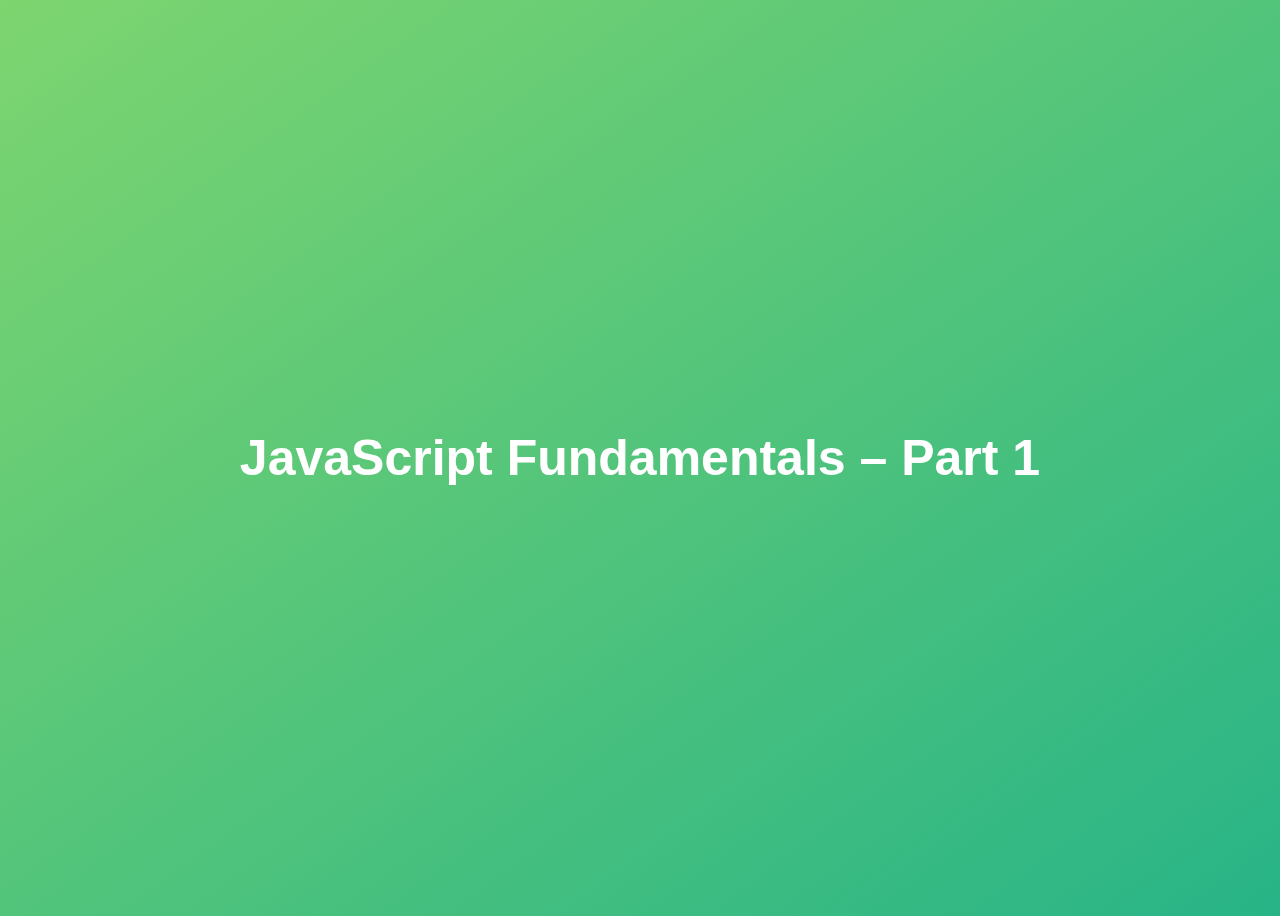
<file: index.html>
<!DOCTYPE html>
<html lang="en">
  <head>
    <meta charset="UTF-8" />
    <meta name="viewport" content="width=device-width, initial-scale=1.0" />
    <meta http-equiv="X-UA-Compatible" content="ie=edge" />
    <title>JavaScript Fundamentals – Part 1</title>
    <style>
      body {
        height: 100vh;
        display: flex;
        align-items: center;
        background: linear-gradient(to top left, #28b487, #7dd56f);
      }
      h1 {
        font-family: sans-serif;
        font-size: 50px;
        line-height: 1.3;
        width: 100%;
        padding: 30px;
        text-align: center;
        color: white;
      }
    </style>

  </head>
  <body>
    <h1>JavaScript Fundamentals – Part 1</h1>

    <script src="script.js"></script>
  </body>
</html>
</file>
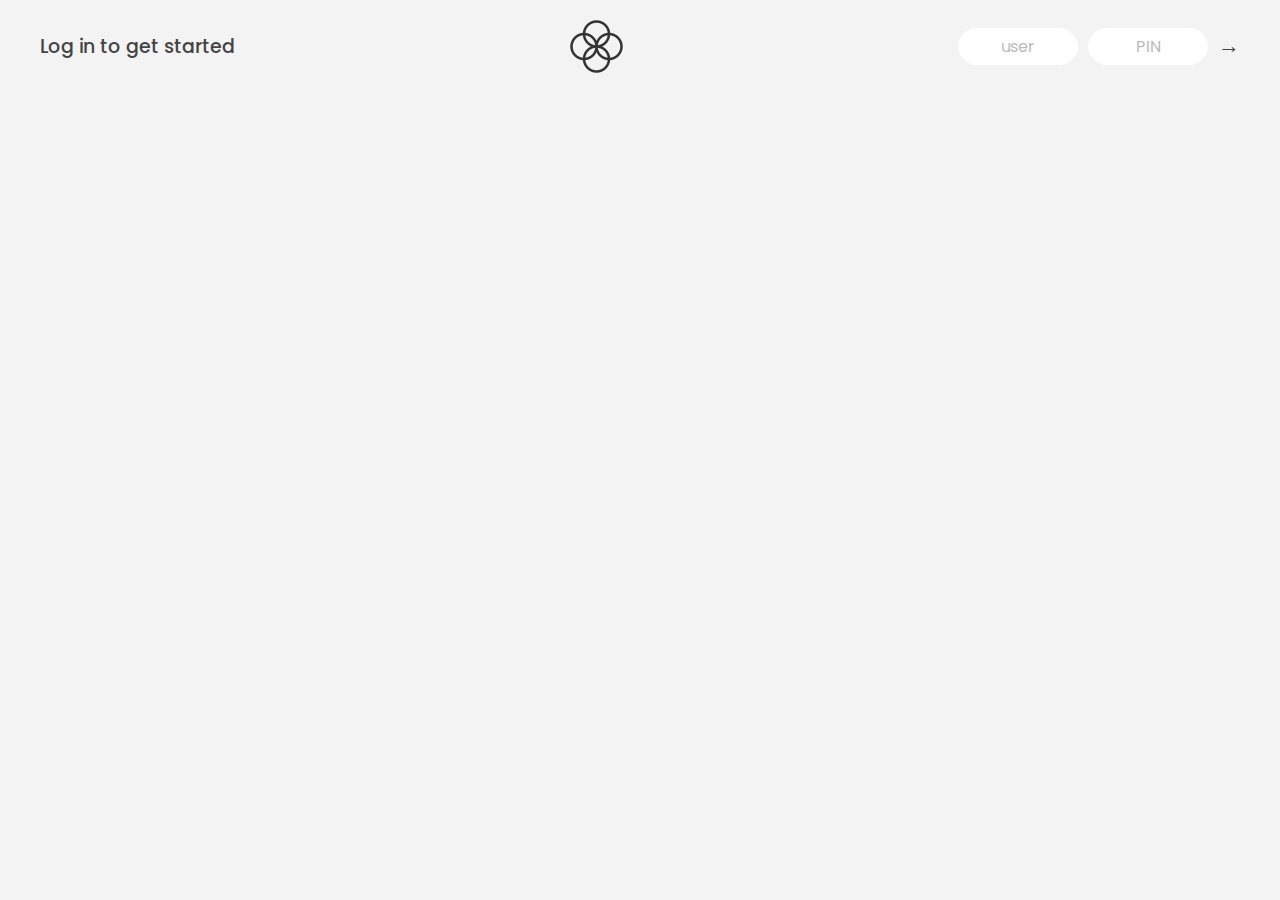
<file: Bankist_App/index.html>
<!DOCTYPE html>
<html lang="en">
  <head>
    <meta charset="UTF-8" />
    <meta name="viewport" content="width=device-width, initial-scale=1.0" />
    <meta http-equiv="X-UA-Compatible" content="ie=edge" />
    <link rel="shortcut icon" type="image/png" href="/icon.png" />

    <link
      href="https://fonts.googleapis.com/css?family=Poppins:400,500,600&display=swap"
      rel="stylesheet"
    />

    <link rel="stylesheet" href="style.css" />
    <title>Bankist</title>
  </head>
  <body>
    <!-- TOP NAVIGATION -->
    <nav>
      <p class="welcome">Log in to get started</p>
      <img src="logo.png" alt="Logo" class="logo" />
      <form class="login">
        <input
          type="text"
          placeholder="user"
          class="login__input login__input--user"
        />
        <!-- In practice, use type="password" -->
        <input
          type="text"
          placeholder="PIN"
          maxlength="4"
          class="login__input login__input--pin"
        />
        <button class="login__btn">&rarr;</button>
      </form>
    </nav>

    <main class="app">
      <!-- BALANCE -->
      <div class="balance">
        <div>
          <p class="balance__label">Current balance</p>
          <p class="balance__date">
            As of <span class="date">05/03/2037</span>
          </p>
        </div>
        <p class="balance__value">0000€</p>
      </div>

      <!-- MOVEMENTS -->
      <div class="movements">
        <div class="movements__row">
          <div class="movements__type movements__type--deposit">2 deposit</div>
          <div class="movements__date">3 days ago</div>
          <div class="movements__value">4 000€</div>
        </div>
        <div class="movements__row">
          <div class="movements__type movements__type--withdrawal">
            1 withdrawal
          </div>
          <div class="movements__date">24/01/2037</div>
          <div class="movements__value">-378€</div>
        </div>
      </div>

      <!-- SUMMARY -->
      <div class="summary">
        <p class="summary__label">In</p>
        <p class="summary__value summary__value--in">0000€</p>
        <p class="summary__label">Out</p>
        <p class="summary__value summary__value--out">0000€</p>
        <p class="summary__label">Interest</p>
        <p class="summary__value summary__value--interest">0000€</p>
        <button class="btn--sort">&downarrow; SORT</button>
      </div>

      <!-- OPERATION: TRANSFERS -->
      <div class="operation operation--transfer">
        <h2>Transfer money</h2>
        <form class="form form--transfer">
          <input type="text" class="form__input form__input--to" />
          <input type="number" class="form__input form__input--amount" />
          <button class="form__btn form__btn--transfer">&rarr;</button>
          <label class="form__label">Transfer to</label>
          <label class="form__label">Amount</label>
        </form>
      </div>

      <!-- OPERATION: LOAN -->
      <div class="operation operation--loan">
        <h2>Request loan</h2>
        <form class="form form--loan">
          <input type="number" class="form__input form__input--loan-amount" />
          <button class="form__btn form__btn--loan">&rarr;</button>
          <label class="form__label form__label--loan">Amount</label>
        </form>
      </div>

      <!-- OPERATION: CLOSE -->
      <div class="operation operation--close">
        <h2>Close account</h2>
        <form class="form form--close">
          <input type="text" class="form__input form__input--user" />
          <input
            type="password"
            maxlength="6"
            class="form__input form__input--pin"
          />
          <button class="form__btn form__btn--close">&rarr;</button>
          <label class="form__label">Confirm user</label>
          <label class="form__label">Confirm PIN</label>
        </form>
      </div>

      <!-- LOGOUT TIMER -->
      <p class="logout-timer">
        You will be logged out in <span class="timer">05:00</span>
      </p>
    </main>

    <!-- <footer>
      &copy; by Jonas Schmedtmann. Don't claim as your own :)
    </footer> -->

    <script src="script.js"></script>
  </body>
</html>
</file>
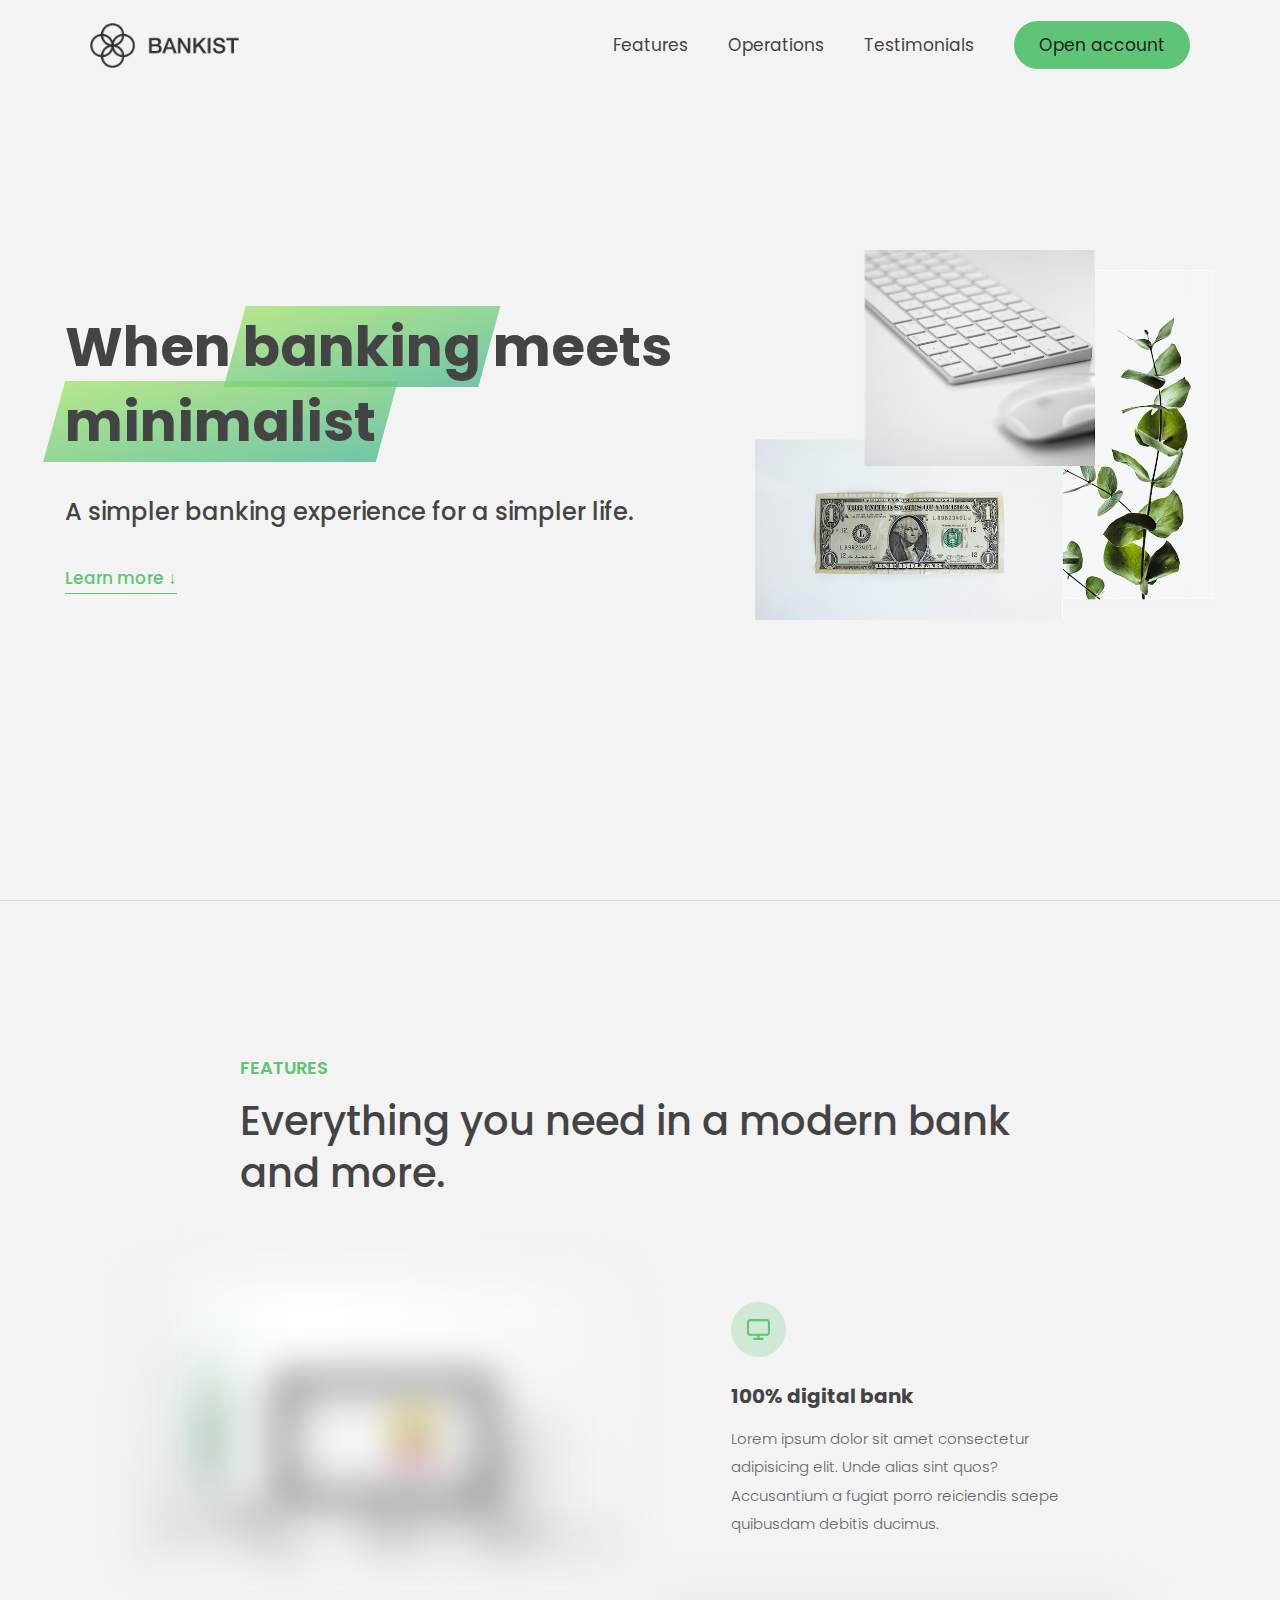
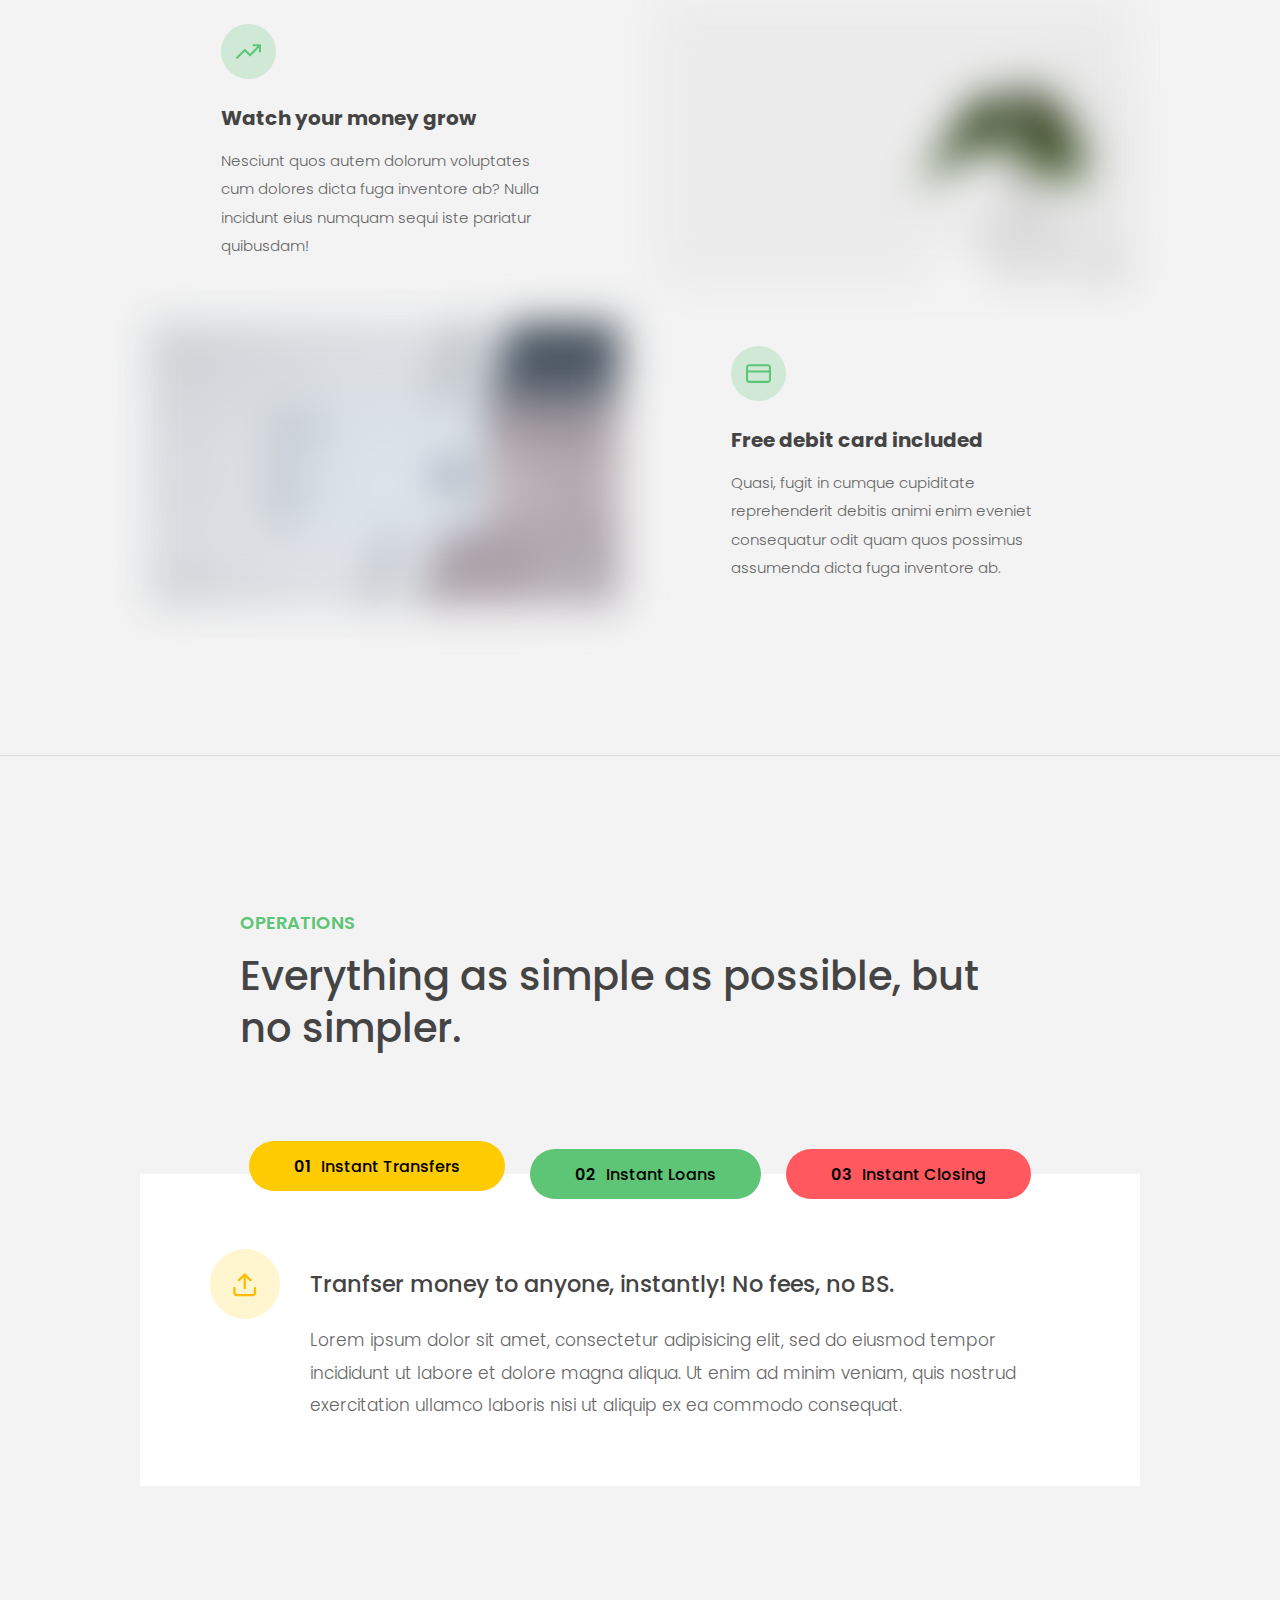
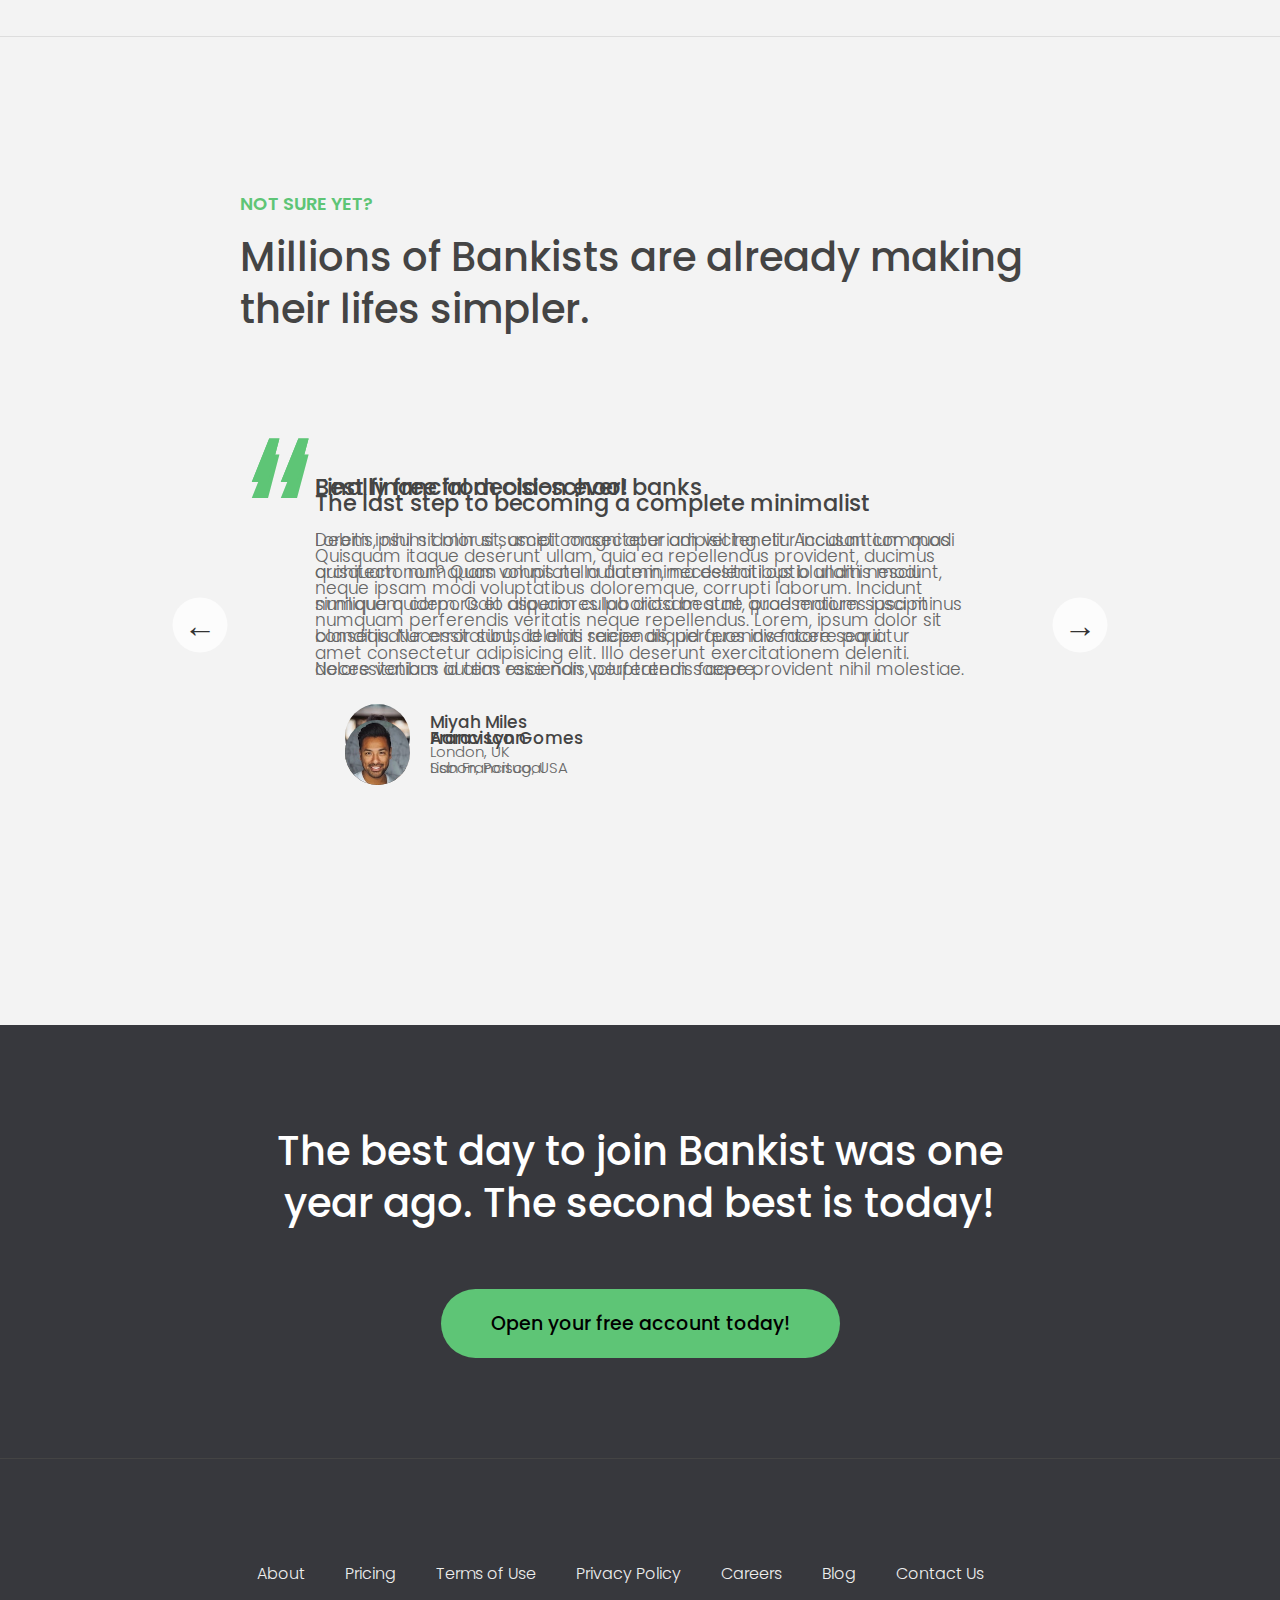
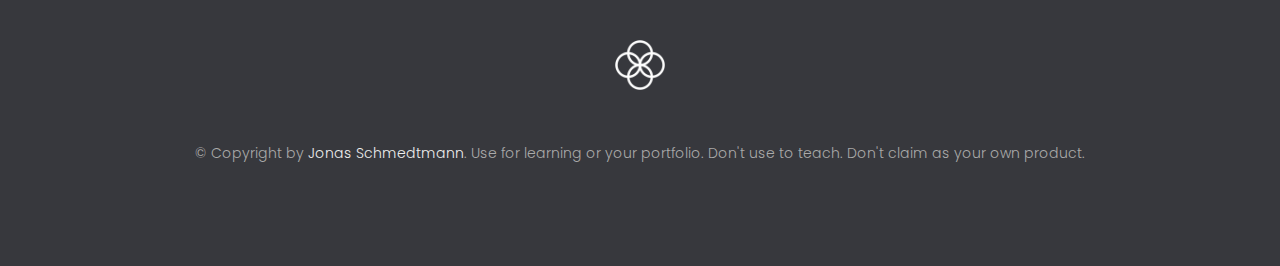
<file: Bankist_Website/index.html>
<!DOCTYPE html>
<html lang="en">

<head>
  <meta charset="UTF-8" />
  <meta name="viewport" content="width=device-width, initial-scale=1.0" />
  <meta http-equiv="X-UA-Compatible" content="ie=edge" />
  <link rel="shortcut icon" type="image/png" href="img/icon.png" />

  <link href="https://fonts.googleapis.com/css?family=Poppins:300,400,500,600&display=swap" rel="stylesheet" />
  <link rel="stylesheet" href="style.css" />
  <title>Bankist | When Banking meets Minimalist</title>
</head>

<body>
  <header class="header">
    <nav class="nav">
      <img src="img/logo.png" alt="Bankist logo" class="nav__logo" id="logo" />
      <ul class="nav__links">
        <li class="nav__item">
          <a class="nav__link" href="#section--1">Features</a>
        </li>
        <li class="nav__item">
          <a class="nav__link" href="#section--2">Operations</a>
        </li>
        <li class="nav__item">
          <a class="nav__link" href="#section--3">Testimonials</a>
        </li>
        <li class="nav__item">
          <a class="nav__link nav__link--btn btn--show-modal" href="#">Open account</a>
        </li>
      </ul>
    </nav>

    <div class="header__title">
      <h1>
        When
        <!-- Green highlight effect -->
        <span class="highlight">banking</span>
        meets<br />
        <span class="highlight">minimalist</span>
      </h1>
      <h4>A simpler banking experience for a simpler life.</h4>
      <button class="btn--text btn--scroll-to">Learn more &DownArrow;</button>
      <img src="img/hero.png" class="header__img" alt="Minimalist bank items" />
    </div>
  </header>

  <section class="section" id="section--1">
    <div class="section__title">
      <h2 class="section__description">Features</h2>
      <h3 class="section__header">
        Everything you need in a modern bank and more.
      </h3>
    </div>

    <div class="features">
      <img src="img/digital-lazy.jpg" data-src="img/digital.jpg" alt="Computer" class="features__img lazy-img" />
      <div class="features__feature">
        <div class="features__icon">
          <svg>
            <use xlink:href="img/icons.svg#icon-monitor"></use>
          </svg>
        </div>
        <h5 class="features__header">100% digital bank</h5>
        <p>
          Lorem ipsum dolor sit amet consectetur adipisicing elit. Unde alias
          sint quos? Accusantium a fugiat porro reiciendis saepe quibusdam
          debitis ducimus.
        </p>
      </div>

      <div class="features__feature">
        <div class="features__icon">
          <svg>
            <use xlink:href="img/icons.svg#icon-trending-up"></use>
          </svg>
        </div>
        <h5 class="features__header">Watch your money grow</h5>
        <p>
          Nesciunt quos autem dolorum voluptates cum dolores dicta fuga
          inventore ab? Nulla incidunt eius numquam sequi iste pariatur
          quibusdam!
        </p>
      </div>
      <img src="img/grow-lazy.jpg" data-src="img/grow.jpg" alt="Plant" class="features__img lazy-img" />

      <img src="img/card-lazy.jpg" data-src="img/card.jpg" alt="Credit card" class="features__img lazy-img" />
      <div class="features__feature">
        <div class="features__icon">
          <svg>
            <use xlink:href="img/icons.svg#icon-credit-card"></use>
          </svg>
        </div>
        <h5 class="features__header">Free debit card included</h5>
        <p>
          Quasi, fugit in cumque cupiditate reprehenderit debitis animi enim
          eveniet consequatur odit quam quos possimus assumenda dicta fuga
          inventore ab.
        </p>
      </div>
    </div>
  </section>

  <section class="section" id="section--2">
    <div class="section__title">
      <h2 class="section__description">Operations</h2>
      <h3 class="section__header">
        Everything as simple as possible, but no simpler.
      </h3>
    </div>

    <div class="operations">
      <div class="operations__tab-container">
        <button class="btn operations__tab operations__tab--1 operations__tab--active" data-tab="1">
          <span>01</span>Instant Transfers
        </button>
        <button class="btn operations__tab operations__tab--2" data-tab="2">
          <span>02</span>Instant Loans
        </button>
        <button class="btn operations__tab operations__tab--3" data-tab="3">
          <span>03</span>Instant Closing
        </button>
      </div>
      <div class="operations__content operations__content--1 operations__content--active">
        <div class="operations__icon operations__icon--1">
          <svg>
            <use xlink:href="img/icons.svg#icon-upload"></use>
          </svg>
        </div>
        <h5 class="operations__header">
          Tranfser money to anyone, instantly! No fees, no BS.
        </h5>
        <p>
          Lorem ipsum dolor sit amet, consectetur adipisicing elit, sed do
          eiusmod tempor incididunt ut labore et dolore magna aliqua. Ut enim
          ad minim veniam, quis nostrud exercitation ullamco laboris nisi ut
          aliquip ex ea commodo consequat.
        </p>
      </div>

      <div class="operations__content operations__content--2">
        <div class="operations__icon operations__icon--2">
          <svg>
            <use xlink:href="img/icons.svg#icon-home"></use>
          </svg>
        </div>
        <h5 class="operations__header">
          Buy a home or make your dreams come true, with instant loans.
        </h5>
        <p>
          Duis aute irure dolor in reprehenderit in voluptate velit esse
          cillum dolore eu fugiat nulla pariatur. Excepteur sint occaecat
          cupidatat non proident, sunt in culpa qui officia deserunt mollit
          anim id est laborum.
        </p>
      </div>
      <div class="operations__content operations__content--3">
        <div class="operations__icon operations__icon--3">
          <svg>
            <use xlink:href="img/icons.svg#icon-user-x"></use>
          </svg>
        </div>
        <h5 class="operations__header">
          No longer need your account? No problem! Close it instantly.
        </h5>
        <p>
          Excepteur sint occaecat cupidatat non proident, sunt in culpa qui
          officia deserunt mollit anim id est laborum. Ut enim ad minim
          veniam, quis nostrud exercitation ullamco laboris nisi ut aliquip ex
          ea commodo consequat.
        </p>
      </div>
    </div>
  </section>

  <section class="section" id="section--3">
    <div class="section__title section__title--testimonials">
      <h2 class="section__description">Not sure yet?</h2>
      <h3 class="section__header">
        Millions of Bankists are already making their lifes simpler.
      </h3>
    </div>

    <div class="slider">
      <div class="slide slide--1">
        <div class="testimonial">
          <h5 class="testimonial__header">Best financial decision ever!</h5>
          <blockquote class="testimonial__text">
            Lorem ipsum dolor sit, amet consectetur adipisicing elit.
            Accusantium quas quisquam non? Quas voluptate nulla minima
            deleniti optio ullam nesciunt, numquam corporis et asperiores
            laboriosam sunt, praesentium suscipit blanditiis. Necessitatibus
            id alias reiciendis, perferendis facere pariatur dolore veniam
            autem esse non voluptatem saepe provident nihil molestiae.
          </blockquote>
          <address class="testimonial__author">
            <img src="img/user-1.jpg" alt="" class="testimonial__photo" />
            <h6 class="testimonial__name">Aarav Lynn</h6>
            <p class="testimonial__location">San Francisco, USA</p>
          </address>
        </div>
      </div>

      <div class="slide slide--2">
        <div class="testimonial">
          <h5 class="testimonial__header">
            The last step to becoming a complete minimalist
          </h5>
          <blockquote class="testimonial__text">
            Quisquam itaque deserunt ullam, quia ea repellendus provident,
            ducimus neque ipsam modi voluptatibus doloremque, corrupti
            laborum. Incidunt numquam perferendis veritatis neque repellendus.
            Lorem, ipsum dolor sit amet consectetur adipisicing elit. Illo
            deserunt exercitationem deleniti.
          </blockquote>
          <address class="testimonial__author">
            <img src="img/user-2.jpg" alt="" class="testimonial__photo" />
            <h6 class="testimonial__name">Miyah Miles</h6>
            <p class="testimonial__location">London, UK</p>
          </address>
        </div>
      </div>

      <div class="slide slide--3">
        <div class="testimonial">
          <h5 class="testimonial__header">
            Finally free from old-school banks
          </h5>
          <blockquote class="testimonial__text">
            Debitis, nihil sit minus suscipit magni aperiam vel tenetur
            incidunt commodi architecto numquam omnis nulla autem,
            necessitatibus blanditiis modi similique quidem. Odio aliquam
            culpa dicta beatae quod maiores ipsa minus consequatur error sunt,
            deleniti saepe aliquid quos inventore sequi. Necessitatibus id
            alias reiciendis, perferendis facere.
          </blockquote>
          <address class="testimonial__author">
            <img src="img/user-3.jpg" alt="" class="testimonial__photo" />
            <h6 class="testimonial__name">Francisco Gomes</h6>
            <p class="testimonial__location">Lisbon, Portugal</p>
          </address>
        </div>
      </div>

      <!-- <div class="slide"><img src="img/img-1.jpg" alt="Photo 1" /></div>
        <div class="slide"><img src="img/img-2.jpg" alt="Photo 2" /></div>
        <div class="slide"><img src="img/img-3.jpg" alt="Photo 3" /></div>
        <div class="slide"><img src="img/img-4.jpg" alt="Photo 4" /></div> -->
      <button class="slider__btn slider__btn--left">&larr;</button>
      <button class="slider__btn slider__btn--right">&rarr;</button>
      <div class="dots"></div>
    </div>
  </section>

  <section class="section section--sign-up">
    <div class="section__title">
      <h3 class="section__header">
        The best day to join Bankist was one year ago. The second best is
        today!
      </h3>
    </div>
    <button class="btn btn--show-modal">Open your free account today!</button>
  </section>

  <footer class="footer">
    <ul class="footer__nav">
      <li class="footer__item">
        <a class="footer__link" href="#">About</a>
      </li>
      <li class="footer__item">
        <a class="footer__link" href="#">Pricing</a>
      </li>
      <li class="footer__item">
        <a class="footer__link" href="#">Terms of Use</a>
      </li>
      <li class="footer__item">
        <a class="footer__link" href="#">Privacy Policy</a>
      </li>
      <li class="footer__item">
        <a class="footer__link" href="#">Careers</a>
      </li>
      <li class="footer__item">
        <a class="footer__link" href="#">Blog</a>
      </li>
      <li class="footer__item">
        <a class="footer__link" href="#">Contact Us</a>
      </li>
    </ul>
    <img src="img/icon.png" alt="Logo" class="footer__logo" />
    <p class="footer__copyright">
      &copy; Copyright by
      <a class="footer__link twitter-link" target="_blank" href="https://twitter.com/jonasschmedtman">Jonas
        Schmedtmann</a>. Use for learning or your portfolio. Don't use to teach. Don't claim
      as your own product.
    </p>
  </footer>

  <div class="modal hidden">
    <button class="btn--close-modal">&times;</button>
    <h2 class="modal__header">
      Open your bank account <br />
      in just <span class="highlight">5 minutes</span>
    </h2>
    <form class="modal__form">
      <label>First Name</label>
      <input type="text" />
      <label>Last Name</label>
      <input type="text" />
      <label>Email Address</label>
      <input type="email" />
      <button class="btn">Next step &rarr;</button>
    </form>
  </div>
  <div class="overlay hidden"></div>

  <script src="script.js"></script>
</body>

</html>
</file>
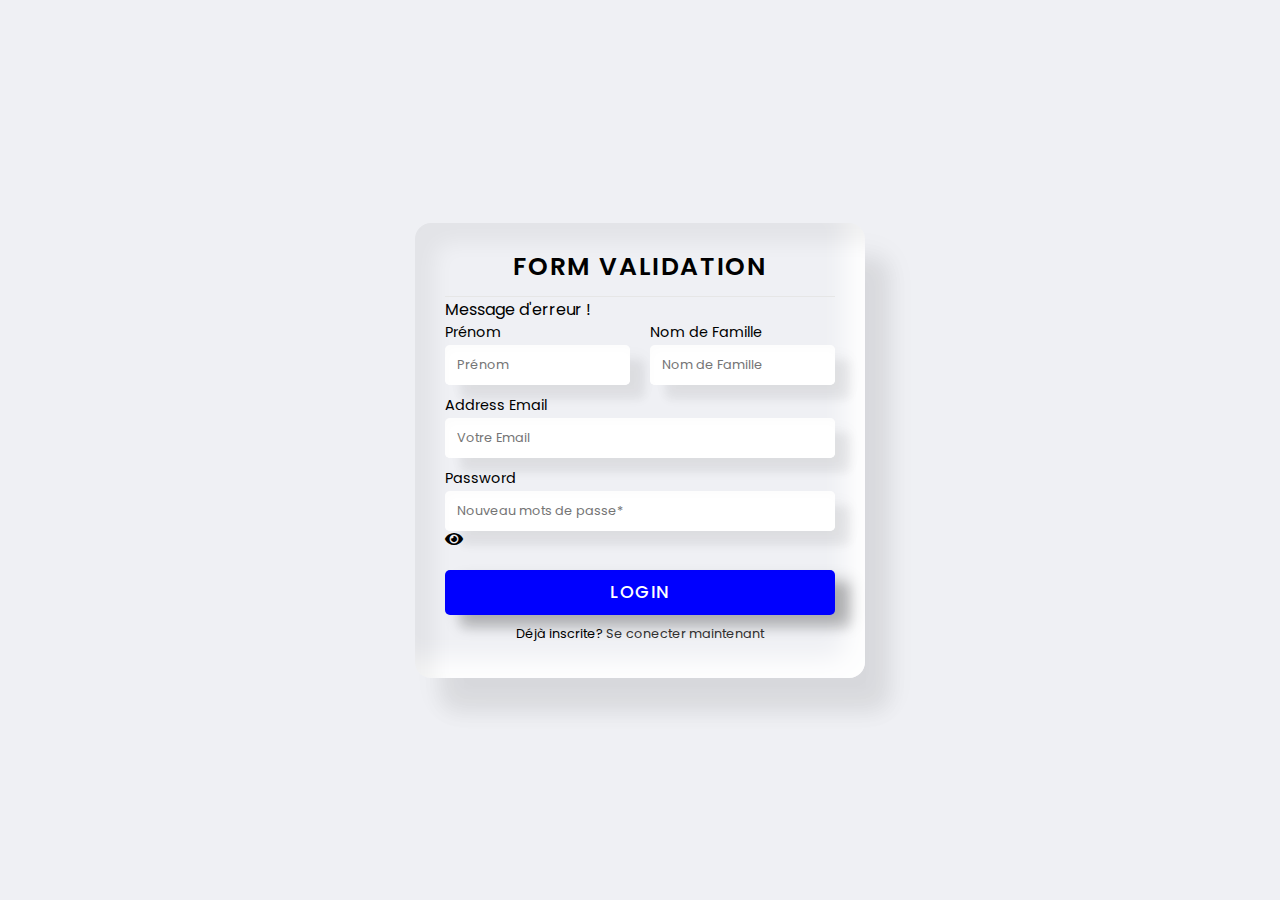
<file: FormValidation/index.html>
<!DOCTYPE html>
<html lang="fr">

<head>
	<meta charset="UTF-8">
	<meta name="viewport" content="width=device-width, initial-scale=1.0">
	<meta http-equiv="X-UA-Compatible" content="ie=edge">
	<title>Baro App|Jeremi</title>
	<link rel="stylesheet" type="text/css" href="style.css">
	<link rel="stylesheet" href="https://cdnjs.cloudflare.com/ajax/libs/font-awesome/5.15.2/css/all.min.css" />
</head>

<body>
	<div class="wrapper">
		<section class="form signup">
			<header>Form Validation</header>
			<form action="#">
				<div class="error-txt">Message d'erreur !</div>
				<div class="name-details">
					
					<div class="field input">
						<label>Prénom</label>
						<input type="text" placeholder="Prénom" id="firstName">
					</div>
					
					<div class="field input">
						<label>Nom de Famille</label>
						<input type="text" placeholder="Nom de Famille">
					</div>
				</div>
				
				<div class="field input">
					<label>Address Email</label>
					<input type="email" placeholder="Votre Email" class="email">
				</div>
			
				<div class="field input">
					<label>Password</label>
					<input type="password" placeholder="Nouveau mots de passe*">
					<i class="fas fa-eye"></i>
				</div>
				
				<!-- ----------------------------BOUTTON CONTINER AVEC LA DISCUSSION--------------------------------------------->
				<div class="field button">
					<input type="submit" value="Login" class="login">
				</div>
			</form>
			<!-- ----------------------------LIENS UTILS--------------------------------------------->
			<div class="link">Déjà inscrite? <a href="#">Se conecter maintenant</a></div>
		</section>
	</div>
	<script type="text/javascript" src="formValidation.js"></script>
</body>

</html>
</file>
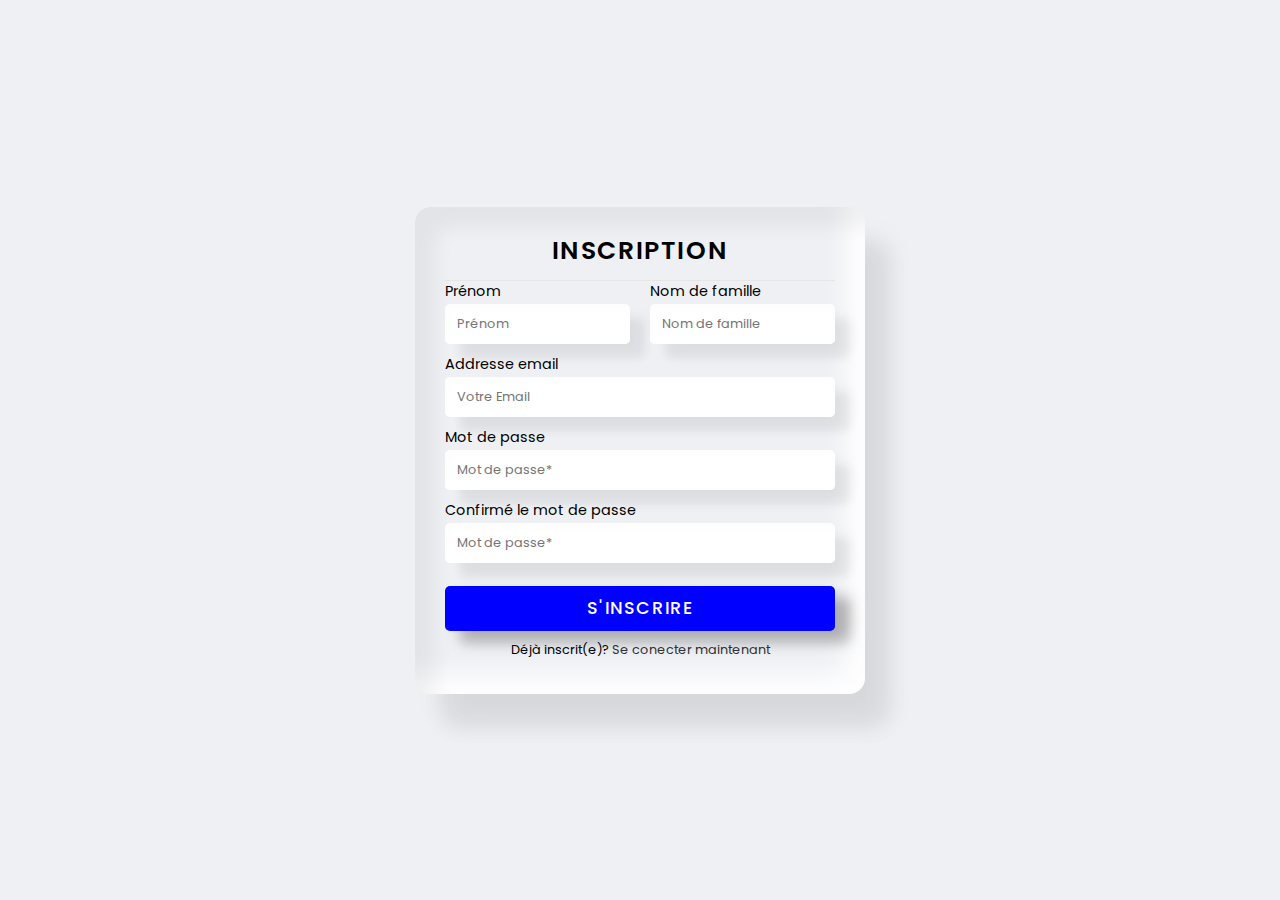
<file: FormValidation/form.html>
<!DOCTYPE html>
<html lang="fr">

<head>
	<meta charset="UTF-8">
	<meta name="viewport" content="width=device-width, initial-scale=1.0">
	<meta http-equiv="X-UA-Compatible" content="ie=edge">
	<link rel="stylesheet" href="https://cdn.jsdelivr.net/npm/bootstrap-icons@1.10.4/font/bootstrap-icons.css">
	<title>Form|Validation</title>
	<link rel="stylesheet" type="text/css" href="style.css">
	<link rel="stylesheet" href="https://cdnjs.cloudflare.com/ajax/libs/font-awesome/5.15.2/css/all.min.css" />
</head>

<body>
	<div class="wrapper">
		<section class="form">
			<header>Inscription</header>
			<form>
				<p class="successMessage">Inscrit avec success !</p>
				<div class="name-details">
					<div class="field input">
						<label>Prénom</label>
						<input type="text" placeholder="Prénom" class="firstName">
						<span class="errorFistName"></span>
					</div>

					<div class="field input">
						<label>Nom de famille</label>
						<input type="text" placeholder="Nom de famille" class="lastName">
						<span class="errorLastName"></span>
					</div>
				</div>

				<div class="field input">
					<label>Addresse email</label>
					<input type="email" placeholder="Votre Email" class="email" required>
					<span class="errorEmail"></span>
				</div>

				<div class="field input">
					<label>Mot de passe</label>
					<input type="password" placeholder="Mot de passe*" class="password">
					<span class="errorPassword"></span>
				</div>

				<div class="field input">
					<label>Confirmé le mot de passe</label>
					<input type="password" placeholder="Mot de passe*" class="passwordConfirm">
					<span class="errorPasswordConfirm"></span>
				</div>

				<div class="field button">
					<input type="submit" value="S'inscrire" class="login">
				</div>
			</form>
			<!-- ----------------------------LIENS UTILS--------------------------------------------->
			<div class="link">Déjà inscrit(e)? <a href="#">Se conecter maintenant</a></div>
		</section>
	</div>
	<script type="text/javascript" src="formValidation.js"></script>
</body>

</html>
</file>
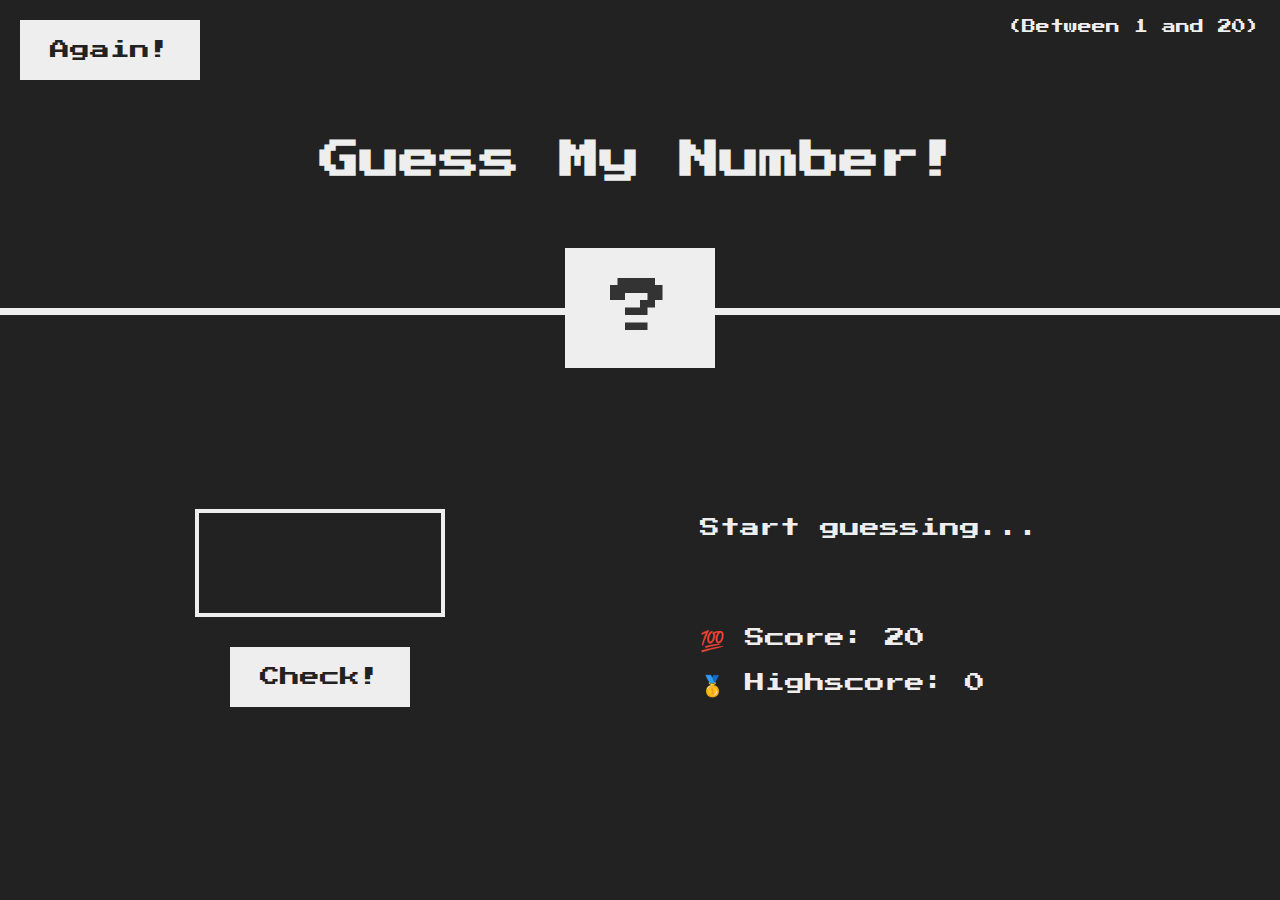
<file: GuessMyNumber/guessNumber.html>
<!DOCTYPE html>
<html lang="en">

<head>
  <meta charset="UTF-8" />
  <meta name="viewport" content="width=device-width, initial-scale=1.0" />
  <meta http-equiv="X-UA-Compatible" content="ie=edge" />
  <link rel="stylesheet" href="style.css" />
  <title>Guess My Number!</title>
</head>

<body>
  <header>
    <h1>Guess My Number!</h1>
    <p class="between">(Between 1 and 20)</p>
    <button class="btn again">Again!</button>
    <div class="number">?</div>
  </header>
  <main>
    <section class="left">
      <input type="number" min="1" max="20" class="guess" />
      <button class="btn check">Check!</button>
    </section>
    <section class="right">
      <p class="message">Start guessing...</p>
      <p class="label-score">💯 Score: <span class="score">20</span></p>
      <p class="label-highscore">
        🥇 Highscore: <span class="highscore">0</span>
      </p>
    </section>
  </main>
  <script src="guessNumberscript.js"></script>
</body>

</html>
</file>
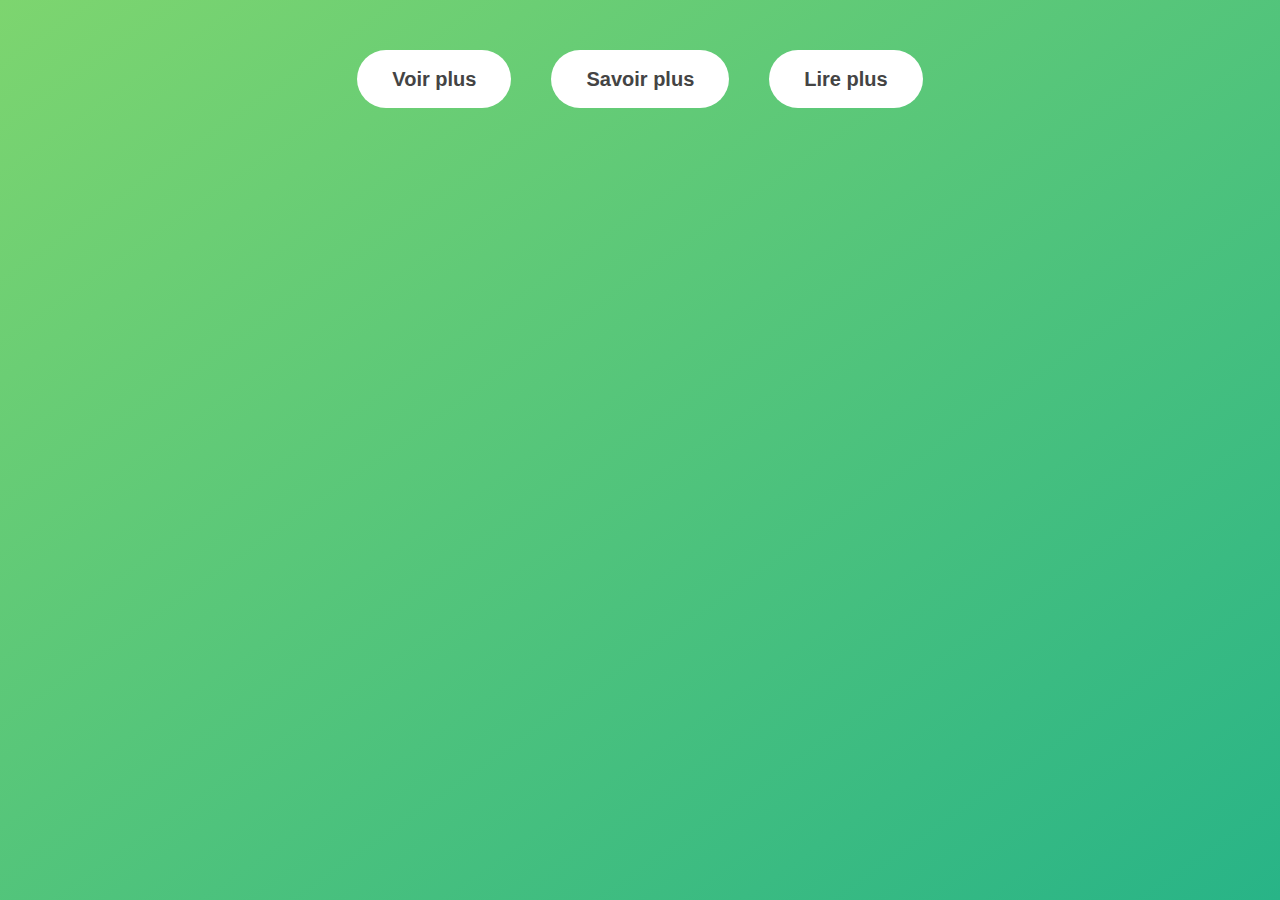
<file: Modals/modals.html>
<!DOCTYPE html>
<html lang="en">

<head>
  <meta charset="UTF-8" />
  <meta name="viewport" content="width=device-width, initial-scale=1.0" />
  <meta http-equiv="X-UA-Compatible" content="ie=edge" />
  <link rel="stylesheet" href="style.css" />
  <title>Modal window</title>
</head>

<body>
  <button class="show-modal">Voir plus</button>
  <button class="show-modal">Savoir plus</button>
  <button class="show-modal">Lire plus</button>

  <div class="modal hidden">
    <button class="close-modal">&times;</button>
    <h1>I'm a modal window 😍</h1>
    <p>
      Lorem ipsum dolor sit amet, consectetur adipisicing elit, sed do eiusmod
      tempor incididunt ut labore et dolore magna aliqua. Ut enim ad minim
      veniam, quis nostrud exercitation ullamco laboris nisi ut aliquip ex ea
      commodo consequat. Duis aute irure dolor in reprehenderit in voluptate
      velit esse cillum dolore eu fugiat nulla pariatur. Excepteur sint
      occaecat cupidatat non proident, sunt in culpa qui officia deserunt
      mollit anim id est laborum.
    </p>
  </div>
  <div class="overlay hidden"></div>

  <script src="modals.js"></script>
</body>

</html>
</file>
<file: Bankist_App/style.css>
/*
 * Use this CSS to learn some intersting techniques,
 * in case you're wondering how I built the UI.
 * Have fun! 😁
 */

* {
  margin: 0;
  padding: 0;
  box-sizing: inherit;
}

html {
  font-size: 62.5%;
  box-sizing: border-box;
}

body {
  font-family: "Poppins", sans-serif;
  color: #444;
  background-color: #f3f3f3;
  height: 100vh;
  padding: 2rem;
}

nav {
  display: flex;
  justify-content: space-between;
  align-items: center;
  padding: 0 2rem;
}

.welcome {
  font-size: 1.9rem;
  font-weight: 500;
}

.logo {
  height: 5.25rem;
}

.login {
  display: flex;
}

.login__input {
  border: none;
  padding: 0.5rem 2rem;
  font-size: 1.6rem;
  font-family: inherit;
  text-align: center;
  width: 12rem;
  border-radius: 10rem;
  margin-right: 1rem;
  color: inherit;
  border: 1px solid #fff;
  transition: all 0.3s;
}

.login__input:focus {
  outline: none;
  border: 1px solid #ccc;
}

.login__input::placeholder {
  color: #bbb;
}

.login__btn {
  border: none;
  background: none;
  font-size: 2.2rem;
  color: inherit;
  cursor: pointer;
  transition: all 0.3s;
}

.login__btn:hover,
.login__btn:focus,
.btn--sort:hover,
.btn--sort:focus {
  outline: none;
  color: #777;
}

/* MAIN */
.app {
  position: relative;
  max-width: 100rem;
  margin: 4rem auto;
  display: grid;
  grid-template-columns: 4fr 3fr;
  grid-template-rows: auto repeat(3, 15rem) auto;
  gap: 2rem;

  /* NOTE This creates the fade in/out anumation */
  opacity: 0;
  transition: all 1s;
}

.balance {
  grid-column: 1 / span 2;
  display: flex;
  align-items: flex-end;
  justify-content: space-between;
  margin-bottom: 2rem;
}

.balance__label {
  font-size: 2.2rem;
  font-weight: 500;
  margin-bottom: -0.2rem;
}

.balance__date {
  font-size: 1.4rem;
  color: #888;
}

.balance__value {
  font-size: 4.5rem;
  font-weight: 400;
}

/* MOVEMENTS */
.movements {
  grid-row: 2 / span 3;
  background-color: #fff;
  border-radius: 1rem;
  overflow: scroll;
}

.movements__row {
  padding: 2.25rem 4rem;
  display: flex;
  align-items: center;
  border-bottom: 1px solid #eee;
}

.movements__type {
  font-size: 1.1rem;
  text-transform: uppercase;
  font-weight: 500;
  color: #fff;
  padding: 0.1rem 1rem;
  border-radius: 10rem;
  margin-right: 2rem;
}

.movements__date {
  font-size: 1.1rem;
  text-transform: uppercase;
  font-weight: 500;
  color: #666;
}

.movements__type--deposit {
  background-image: linear-gradient(to top left, #39b385, #9be15d);
}

.movements__type--withdrawal {
  background-image: linear-gradient(to top left, #e52a5a, #ff585f);
}

.movements__value {
  font-size: 1.7rem;
  margin-left: auto;
}

/* SUMMARY */
.summary {
  grid-row: 5 / 6;
  display: flex;
  align-items: baseline;
  padding: 0 0.3rem;
  margin-top: 1rem;
}

.summary__label {
  font-size: 1.2rem;
  font-weight: 500;
  text-transform: uppercase;
  margin-right: 0.8rem;
}

.summary__value {
  font-size: 2.2rem;
  margin-right: 2.5rem;
}

.summary__value--in,
.summary__value--interest {
  color: #66c873;
}

.summary__value--out {
  color: #f5465d;
}

.btn--sort {
  margin-left: auto;
  border: none;
  background: none;
  font-size: 1.3rem;
  font-weight: 500;
  cursor: pointer;
}

/* OPERATIONS */
.operation {
  border-radius: 1rem;
  padding: 3rem 4rem;
  color: #333;
}

.operation--transfer {
  background-image: linear-gradient(to top left, #ffb003, #ffcb03);
}

.operation--loan {
  background-image: linear-gradient(to top left, #39b385, #9be15d);
}

.operation--close {
  background-image: linear-gradient(to top left, #e52a5a, #ff585f);
}

h2 {
  margin-bottom: 1.5rem;
  font-size: 1.7rem;
  font-weight: 600;
  color: #333;
}

.form {
  display: grid;
  grid-template-columns: 2.5fr 2.5fr 1fr;
  grid-template-rows: auto auto;
  gap: 0.4rem 1rem;
}

/* Exceptions for interst */
.form.form--loan {
  grid-template-columns: 2.5fr 1fr 2.5fr;
}
.form__label--loan {
  grid-row: 2;
}
/* End exceptions */

.form__input {
  width: 100%;
  border: none;
  background-color: rgba(255, 255, 255, 0.4);
  font-family: inherit;
  font-size: 1.5rem;
  text-align: center;
  color: #333;
  padding: 0.3rem 1rem;
  border-radius: 0.7rem;
  transition: all 0.3s;
}

.form__input:focus {
  outline: none;
  background-color: rgba(255, 255, 255, 0.6);
}

.form__label {
  font-size: 1.3rem;
  text-align: center;
}

.form__btn {
  border: none;
  border-radius: 0.7rem;
  font-size: 1.8rem;
  background-color: #fff;
  cursor: pointer;
  transition: all 0.3s;
}

.form__btn:focus {
  outline: none;
  background-color: rgba(255, 255, 255, 0.8);
}

.logout-timer {
  padding: 0 0.3rem;
  margin-top: 1.9rem;
  text-align: right;
  font-size: 1.25rem;
}

.timer {
  font-weight: 600;
}
</file>
<file: Bankist_Website/style.css>
/* The page is NOT responsive. You can implement responsiveness yourself if you wanna have some fun 😃 */

:root {
  --color-primary: #5ec576;
  --color-secondary: #ffcb03;
  --color-tertiary: #ff585f;
  --color-primary-darker: #4bbb7d;
  --color-secondary-darker: #ffbb00;
  --color-tertiary-darker: #fd424b;
  --color-primary-opacity: #5ec5763a;
  --color-secondary-opacity: #ffcd0331;
  --color-tertiary-opacity: #ff58602d;
  --gradient-primary: linear-gradient(to top left, #39b385, #9be15d);
  --gradient-secondary: linear-gradient(to top left, #ffb003, #ffcb03);
}

* {
  margin: 0;
  padding: 0;
  box-sizing: inherit;
}

html {
  font-size: 62.5%;
  box-sizing: border-box;
}

body {
  font-family: 'Poppins', sans-serif;
  font-weight: 300;
  color: #444;
  line-height: 1.9;
  background-color: #f3f3f3;
}

/* GENERAL ELEMENTS */
.section {
  padding: 15rem 3rem;
  border-top: 1px solid #ddd;

  transition: transform 1s, opacity 1s;
}

.section--hidden {
  opacity: 0;
  transform: translateY(8rem);
}

.section__title {
  max-width: 80rem;
  margin: 0 auto 8rem auto;
}

.section__description {
  font-size: 1.8rem;
  font-weight: 600;
  text-transform: uppercase;
  color: var(--color-primary);
  margin-bottom: 1rem;
}

.section__header {
  font-size: 4rem;
  line-height: 1.3;
  font-weight: 500;
}

.btn {
  display: inline-block;
  background-color: var(--color-primary);
  font-size: 1.6rem;
  font-family: inherit;
  font-weight: 500;
  border: none;
  padding: 1.25rem 4.5rem;
  border-radius: 10rem;
  cursor: pointer;
  transition: all 0.3s;
}

.btn:hover {
  background-color: var(--color-primary-darker);
}

.btn--text {
  display: inline-block;
  background: none;
  font-size: 1.7rem;
  font-family: inherit;
  font-weight: 500;
  color: var(--color-primary);
  border: none;
  border-bottom: 1px solid currentColor;
  padding-bottom: 2px;
  cursor: pointer;
  transition: all 0.3s;
}

p {
  color: #666;
}

/* This is BAD for accessibility! Don't do in the real world! */
button:focus {
  outline: none;
}

img {
  transition: filter 0.5s;
}

.lazy-img {
  filter: blur(20px);
}

/* NAVIGATION */
.nav {
  display: flex;
  justify-content: space-between;
  align-items: center;
  height: 9rem;
  width: 100%;
  padding: 0 6rem;
  z-index: 100;
}

/* nav and stickly class at the same time */
.nav.sticky {
  position: fixed;
  background-color: rgba(255, 255, 255, 0.95);
}

.nav__logo {
  height: 4.5rem;
  transition: all 0.3s;
}

.nav__links {
  display: flex;
  align-items: center;
  list-style: none;
}

.nav__item {
  margin-left: 4rem;
}

.nav__link:link,
.nav__link:visited {
  font-size: 1.7rem;
  font-weight: 400;
  color: inherit;
  text-decoration: none;
  display: block;
  transition: all 0.3s;
}

.nav__link--btn:link,
.nav__link--btn:visited {
  padding: 0.8rem 2.5rem;
  border-radius: 3rem;
  background-color: var(--color-primary);
  color: #222;
}

.nav__link--btn:hover,
.nav__link--btn:active {
  color: inherit;
  background-color: var(--color-primary-darker);
  color: #333;
}

/* HEADER */
.header {
  padding: 0 3rem;
  height: 100vh;
  display: flex;
  flex-direction: column;
  align-items: center;
}

.header__title {
  flex: 1;

  max-width: 115rem;
  display: grid;
  grid-template-columns: 3fr 2fr;
  row-gap: 3rem;
  align-content: center;
  justify-content: center;

  align-items: start;
  justify-items: start;
}

h1 {
  font-size: 5.5rem;
  line-height: 1.35;
}

h4 {
  font-size: 2.4rem;
  font-weight: 500;
}

.header__img {
  width: 100%;
  grid-column: 2 / 3;
  grid-row: 1 / span 4;
  transform: translateY(-6rem);
}

.highlight {
  position: relative;
}

.highlight::after {
  display: block;
  content: '';
  position: absolute;
  bottom: 0;
  left: 0;
  height: 100%;
  width: 100%;
  z-index: -1;
  opacity: 0.7;
  transform: scale(1.07, 1.05) skewX(-15deg);
  background-image: var(--gradient-primary);
}

/* FEATURES */
.features {
  display: grid;
  grid-template-columns: 1fr 1fr;
  gap: 4rem;
  margin: 0 12rem;
}

.features__img {
  width: 100%;
}

.features__feature {
  align-self: center;
  justify-self: center;
  width: 70%;
  font-size: 1.5rem;
}

.features__icon {
  display: flex;
  align-items: center;
  justify-content: center;
  background-color: var(--color-primary-opacity);
  height: 5.5rem;
  width: 5.5rem;
  border-radius: 50%;
  margin-bottom: 2rem;
}

.features__icon svg {
  height: 2.5rem;
  width: 2.5rem;
  fill: var(--color-primary);
}

.features__header {
  font-size: 2rem;
  margin-bottom: 1rem;
}

/* OPERATIONS */
.operations {
  max-width: 100rem;
  margin: 12rem auto 0 auto;

  background-color: #fff;
}

.operations__tab-container {
  display: flex;
  justify-content: center;
}

.operations__tab {
  margin-right: 2.5rem;
  transform: translateY(-50%);
}

.operations__tab span {
  margin-right: 1rem;
  font-weight: 600;
  display: inline-block;
}

.operations__tab--1 {
  background-color: var(--color-secondary);
}

.operations__tab--1:hover {
  background-color: var(--color-secondary-darker);
}

.operations__tab--3 {
  background-color: var(--color-tertiary);
  margin: 0;
}

.operations__tab--3:hover {
  background-color: var(--color-tertiary-darker);
}

.operations__tab--active {
  transform: translateY(-66%);
}

.operations__content {
  display: none;

  /* JUST PRESENTATIONAL */
  font-size: 1.7rem;
  padding: 2.5rem 7rem 6.5rem 7rem;
}

.operations__content--active {
  display: grid;
  grid-template-columns: 7rem 1fr;
  column-gap: 3rem;
  row-gap: 0.5rem;
}

.operations__header {
  font-size: 2.25rem;
  font-weight: 500;
  align-self: center;
}

.operations__icon {
  display: flex;
  align-items: center;
  justify-content: center;
  height: 7rem;
  width: 7rem;
  border-radius: 50%;
}

.operations__icon svg {
  height: 2.75rem;
  width: 2.75rem;
}

.operations__content p {
  grid-column: 2;
}

.operations__icon--1 {
  background-color: var(--color-secondary-opacity);
}
.operations__icon--2 {
  background-color: var(--color-primary-opacity);
}
.operations__icon--3 {
  background-color: var(--color-tertiary-opacity);
}
.operations__icon--1 svg {
  fill: var(--color-secondary-darker);
}
.operations__icon--2 svg {
  fill: var(--color-primary);
}
.operations__icon--3 svg {
  fill: var(--color-tertiary);
}

/* SLIDER */
.slider {
  max-width: 100rem;
  height: 50rem;
  margin: 0 auto;
  position: relative;

  /* IN THE END */
  overflow: hidden;
}

.slide {
  position: absolute;
  top: 0;
  width: 100%;
  height: 50rem;

  display: flex;
  align-items: center;
  justify-content: center;

  /* THIS creates the animation! */
  transition: transform 1s;
}

.slide > img {
  /* Only for images that have different size than slide */
  width: 100%;
  height: 100%;
  object-fit: cover;
}

.slider__btn {
  position: absolute;
  top: 50%;
  z-index: 10;

  border: none;
  background: rgba(255, 255, 255, 0.7);
  font-family: inherit;
  color: #333;
  border-radius: 50%;
  height: 5.5rem;
  width: 5.5rem;
  font-size: 3.25rem;
  cursor: pointer;
}

.slider__btn--left {
  left: 6%;
  transform: translate(-50%, -50%);
}

.slider__btn--right {
  right: 6%;
  transform: translate(50%, -50%);
}

.dots {
  position: absolute;
  bottom: 5%;
  left: 50%;
  transform: translateX(-50%);
  display: flex;
}

.dots__dot {
  border: none;
  background-color: #b9b9b9;
  opacity: 0.7;
  height: 1rem;
  width: 1rem;
  border-radius: 50%;
  margin-right: 1.75rem;
  cursor: pointer;
  transition: all 0.5s;

  /* Only necessary when overlying images */
  /* box-shadow: 0 0.6rem 1.5rem rgba(0, 0, 0, 0.7); */
}

.dots__dot:last-child {
  margin: 0;
}

.dots__dot--active {
  /* background-color: #fff; */
  background-color: #888;
  opacity: 1;
}

/* TESTIMONIALS */
.testimonial {
  width: 65%;
  position: relative;
}

.testimonial::before {
  content: '\201C';
  position: absolute;
  top: -5.7rem;
  left: -6.8rem;
  line-height: 1;
  font-size: 20rem;
  font-family: inherit;
  color: var(--color-primary);
  z-index: -1;
}

.testimonial__header {
  font-size: 2.25rem;
  font-weight: 500;
  margin-bottom: 1.5rem;
}

.testimonial__text {
  font-size: 1.7rem;
  margin-bottom: 3.5rem;
  color: #666;
}

.testimonial__author {
  margin-left: 3rem;
  font-style: normal;

  display: grid;
  grid-template-columns: 6.5rem 1fr;
  column-gap: 2rem;
}

.testimonial__photo {
  grid-row: 1 / span 2;
  width: 6.5rem;
  border-radius: 50%;
}

.testimonial__name {
  font-size: 1.7rem;
  font-weight: 500;
  align-self: end;
  margin: 0;
}

.testimonial__location {
  font-size: 1.5rem;
}

.section__title--testimonials {
  margin-bottom: 4rem;
}

/* SIGNUP */
.section--sign-up {
  background-color: #37383d;
  border-top: none;
  border-bottom: 1px solid #444;
  text-align: center;
  padding: 10rem 3rem;
}

.section--sign-up .section__header {
  color: #fff;
  text-align: center;
}

.section--sign-up .section__title {
  margin-bottom: 6rem;
}

.section--sign-up .btn {
  font-size: 1.9rem;
  padding: 2rem 5rem;
}

/* FOOTER */
.footer {
  padding: 10rem 3rem;
  background-color: #37383d;
}

.footer__nav {
  list-style: none;
  display: flex;
  justify-content: center;
  margin-bottom: 5rem;
}

.footer__item {
  margin-right: 4rem;
}

.footer__link {
  font-size: 1.6rem;
  color: #eee;
  text-decoration: none;
}

.footer__logo {
  height: 5rem;
  display: block;
  margin: 0 auto;
  margin-bottom: 5rem;
}

.footer__copyright {
  font-size: 1.4rem;
  color: #aaa;
  text-align: center;
}

.footer__copyright .footer__link {
  font-size: 1.4rem;
}

/* MODAL WINDOW */
.modal {
  position: fixed;
  top: 50%;
  left: 50%;
  transform: translate(-50%, -50%);
  max-width: 60rem;
  background-color: #f3f3f3;
  padding: 5rem 6rem;
  box-shadow: 0 4rem 6rem rgba(0, 0, 0, 0.3);
  z-index: 1000;
  transition: all 0.5s;
}

.overlay {
  position: fixed;
  top: 0;
  left: 0;
  width: 100%;
  height: 100%;
  background-color: rgba(0, 0, 0, 0.5);
  backdrop-filter: blur(4px);
  z-index: 100;
  transition: all 0.5s;
}

.modal__header {
  font-size: 3.25rem;
  margin-bottom: 4.5rem;
  line-height: 1.5;
}

.modal__form {
  margin: 0 3rem;
  display: grid;
  grid-template-columns: 1fr 2fr;
  align-items: center;
  gap: 2.5rem;
}

.modal__form label {
  font-size: 1.7rem;
  font-weight: 500;
}

.modal__form input {
  font-size: 1.7rem;
  padding: 1rem 1.5rem;
  border: 1px solid #ddd;
  border-radius: 0.5rem;
}

.modal__form button {
  grid-column: 1 / span 2;
  justify-self: center;
  margin-top: 1rem;
}

.btn--close-modal {
  font-family: inherit;
  color: inherit;
  position: absolute;
  top: 0.5rem;
  right: 2rem;
  font-size: 4rem;
  cursor: pointer;
  border: none;
  background: none;
}

.hidden {
  visibility: hidden;
  opacity: 0;
}

/* COOKIE MESSAGE */
.cookie-message {
  display: flex;
  align-items: center;
  justify-content: space-evenly;
  width: 100%;
  background-color: white;
  color: #bbb;
  font-size: 1.5rem;
  font-weight: 400;
}
</file>
<file: FormValidation/style.css>
@import url('https://fonts.googleapis.com/css2?family=Poppins:wght@200;300;400;500;600;700&display=swap');

* {
    margin: 0;
    padding: 0;
    box-sizing: border-box;
    text-decoration: none;
    font-family: 'Poppins', sans-serif;
}

body {
    display: flex;
    align-items: center;
    justify-content: center;
    min-height: 100vh;
    background: #eff0f4;
}

.wrapper {
    width: 450px;
    border-radius: 16px;
    box-shadow: inset 20px 20px 20px rgba(0, 0, 0, 0.05),
        25px 35px 20px rgba(0, 0, 0, 0.05),
        25px 30px 30px rgba(0, 0, 0, 0.05),
        inset -20px -20px 25px rgba(255, 255, 255, 0.9);
    transition: 0.5s;
}

/* ------ FORM CSS SIGNUP ----*/
.form {
    padding: 25px 30px;
}

.form header {
    text-align: center;
    font-size: 25px;
    font-weight: 600;
    text-transform: uppercase;
    letter-spacing: 0.1rem;
    padding-bottom: 10px;
    border-bottom: 1px solid #e6e6e6;
}

.form .field {
    display: flex;
    position: relative;
    flex-direction: column;
    margin-bottom: 10px;
}

.name-details .field {
    width: 100%;
}

.form form label {
    margin-bottom: 2px;
    font-size: .9rem;
}

.form form .name-details {
    display: flex;
}

form .name-details .field:first-child {
    margin-right: 10px;
}

form .name-details .field:last-child {
    margin-left: 10px;
}

.form form .input input {
    height: 40px;
    width: 100%;
    font-size: .8rem;
    padding: 0 12px;
    border: none;
    outline: none;
    border-radius: 5px;
}

.form .field input {
    border-radius: 50%;
    box-shadow: inset 2px 5px 10px rgba(0, 0, 0, 0.01),
        inset -2px -5px 10px rgba(255, 255, 255, 1),
        15px 15px 10px rgba(0, 0, 0, 0.05),
        15px 10px 15px rgba(0, 0, 0, 0.03);
}


.form .button input {
    background: blue;
    box-shadow: inset 2px 5px 10px rgba(0, 0, 0, 0.01),
        15px 15px 10px rgba(0, 0, 0, 0.05),
        15px 10px 15px rgba(0, 0, 0, 0.25);
    color: #fff;
    text-transform: uppercase;
    cursor: pointer;
    font-weight: 500;
    letter-spacing: 0.1rem;
    margin-top: 13px;
    height: 45px;
    border: none;
    font-size: 1.1rem;
    border-radius: 5px;
}


.form .link {
    text-align: center;
    margin: 10px 0;
    font-size: .8rem;
}

.form .link a {
    color: #333;
}

.form .link a:hover {
    text-decoration: underline;
    color: blue;
}

/* *** ERROR MESSAGE ***** * */
.errorFistName,
.errorLastName,
.errorEmail,
.errorPassword,
.errorPasswordConfirm {
    font-size: .7rem;
    padding-left: 4px;
    color: red;
    display: none;
}

.successMessage {
    background: #37BA74;
    padding: 5px 0;
    text-align: center;
    color: #fff;
    font-size: .8rem;
    border-radius: 3px;
    margin-bottom: 13px;
    text-transform: uppercase;
    display: none;
}
</file>
<file: GuessMyNumber/style.css>
@import url('https://fonts.googleapis.com/css?family=Press+Start+2P&display=swap');

* {
  margin: 0;
  padding: 0;
  box-sizing: inherit;
}

html {
  font-size: 62.5%;
  box-sizing: border-box;
}

body {
  font-family: 'Press Start 2P', sans-serif;
  color: #eee;
  background-color: #222;
  /* background-color: #60b347; */
}

/* LAYOUT */
header {
  position: relative;
  height: 35vh;
  border-bottom: 7px solid #eee;
}

main {
  height: 65vh;
  color: #eee;
  display: flex;
  align-items: center;
  justify-content: space-around;
}

.left {
  width: 52rem;
  display: flex;
  flex-direction: column;
  align-items: center;
}

.right {
  width: 52rem;
  font-size: 2rem;
}

/* ELEMENTS STYLE */
h1 {
  font-size: 4rem;
  text-align: center;
  position: absolute;
  width: 100%;
  top: 52%;
  left: 50%;
  transform: translate(-50%, -50%);
}

.number {
  background: #eee;
  color: #333;
  font-size: 6rem;
  width: 15rem;
  padding: 3rem 0rem;
  text-align: center;
  position: absolute;
  bottom: 0;
  left: 50%;
  transform: translate(-50%, 50%);
}

.between {
  font-size: 1.4rem;
  position: absolute;
  top: 2rem;
  right: 2rem;
}

.again {
  position: absolute;
  top: 2rem;
  left: 2rem;
}

.guess {
  background: none;
  border: 4px solid #eee;
  font-family: inherit;
  color: inherit;
  font-size: 5rem;
  padding: 2.5rem;
  width: 25rem;
  text-align: center;
  display: block;
  margin-bottom: 3rem;
}

.btn {
  border: none;
  background-color: #eee;
  color: #222;
  font-size: 2rem;
  font-family: inherit;
  padding: 2rem 3rem;
  cursor: pointer;
}

.btn:hover {
  background-color: #ccc;
}

.message {
  margin-bottom: 8rem;
  height: 3rem;
}

.label-score {
  margin-bottom: 2rem;
}
</file>
<file: Modals/style.css>
* {
  margin: 0;
  padding: 0;
  box-sizing: inherit;
}

html {
  font-size: 62.5%;
  box-sizing: border-box;
}

body {
  font-family: sans-serif;
  color: #333;
  line-height: 1.5;
  height: 100vh;
  position: relative;
  display: flex;
  align-items: flex-start;
  justify-content: center;
  background: linear-gradient(to top left, #28b487, #7dd56f);
}

.show-modal {
  font-size: 2rem;
  font-weight: 600;
  padding: 1.75rem 3.5rem;
  margin: 5rem 2rem;
  border: none;
  background-color: #fff;
  color: #444;
  border-radius: 10rem;
  cursor: pointer;
}

.close-modal {
  position: absolute;
  top: 1.2rem;
  right: 2rem;
  font-size: 5rem;
  color: #333;
  cursor: pointer;
  border: none;
  background: none;
}

h1 {
  font-size: 2.5rem;
  margin-bottom: 2rem;
}

p {
  font-size: 1.8rem;
}

/* -------------------------- */
/* CLASSES TO MAKE MODAL WORK */
.hidden {
  display: none;
}

.modal {
  position: absolute;
  top: 50%;
  left: 50%;
  transform: translate(-50%, -50%);
  width: 70%;

  background-color: white;
  padding: 6rem;
  border-radius: 5px;
  box-shadow: 0 3rem 5rem rgba(0, 0, 0, 0.3);
  z-index: 10;
}

.overlay {
  position: absolute;
  top: 0;
  left: 0;
  width: 100%;
  height: 100%;
  background-color: rgba(0, 0, 0, 0.6);
  backdrop-filter: blur(3px);
  z-index: 5;
}
</file>
